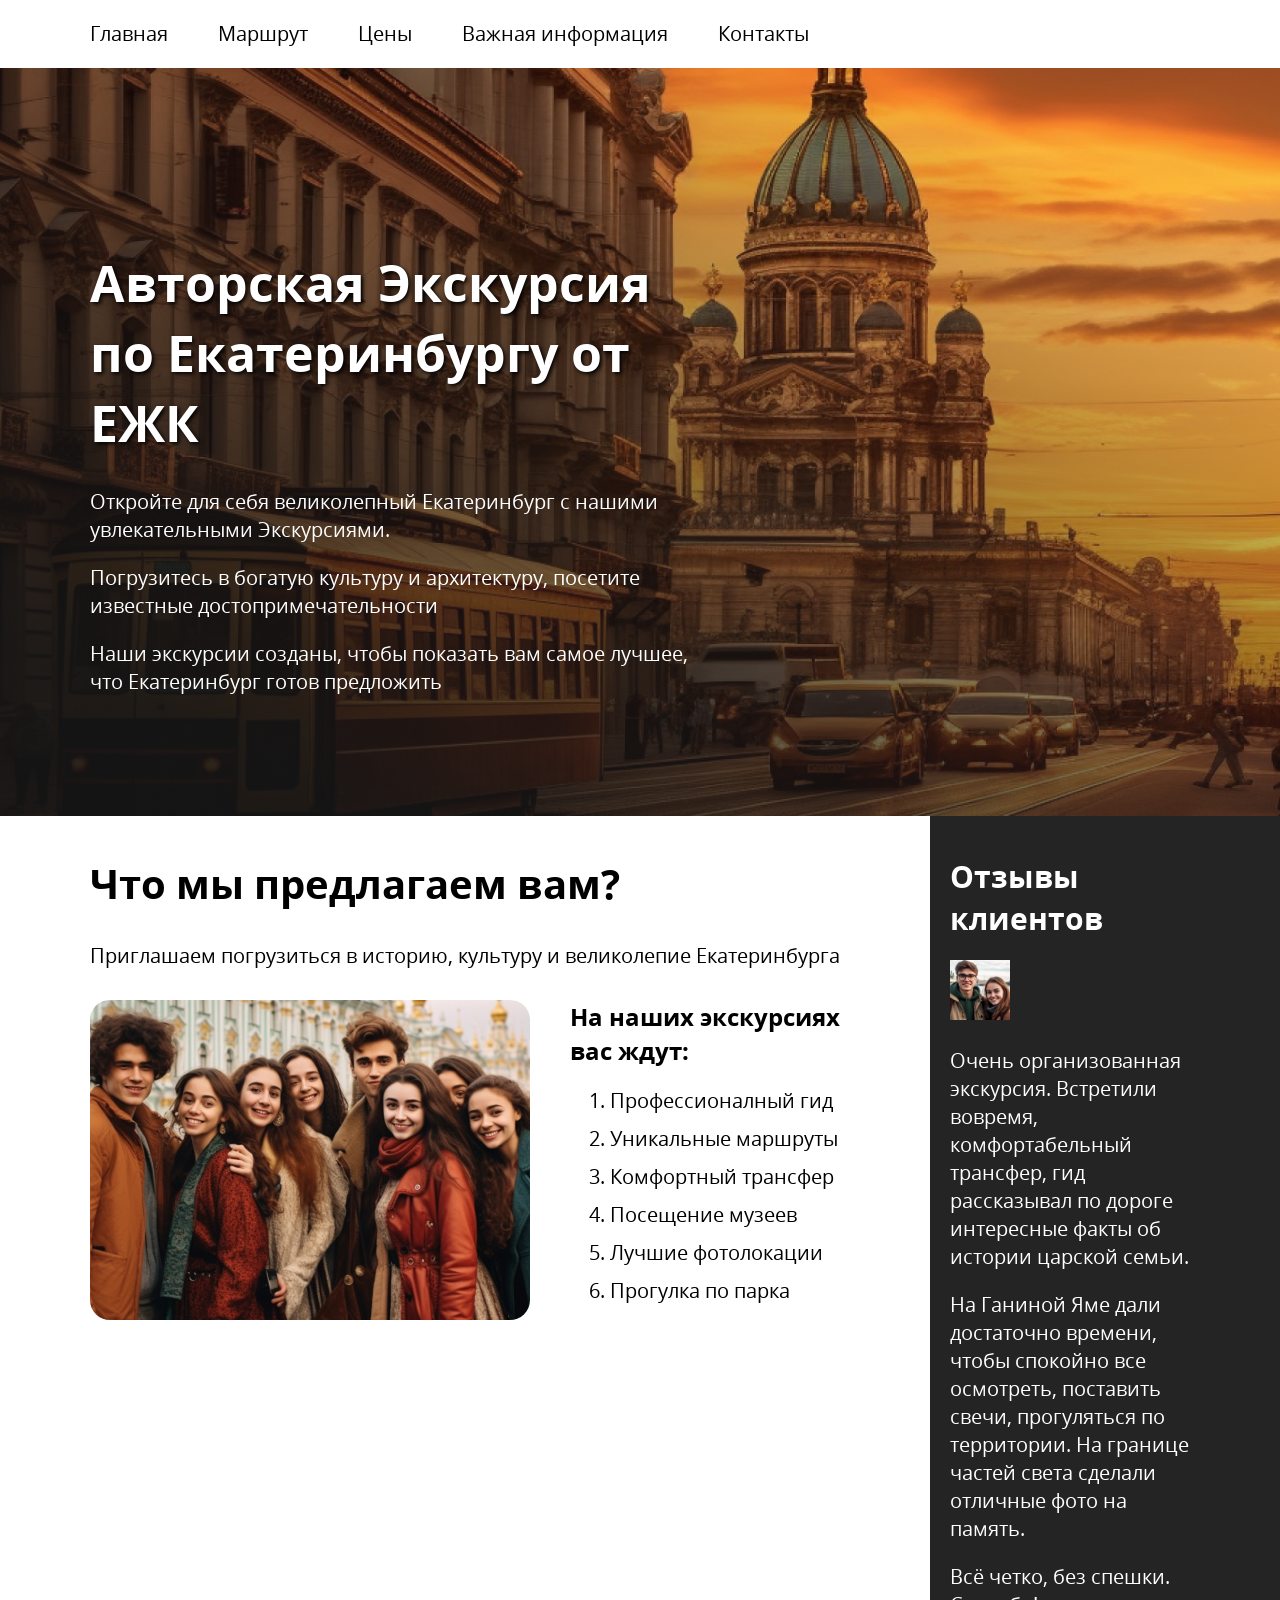
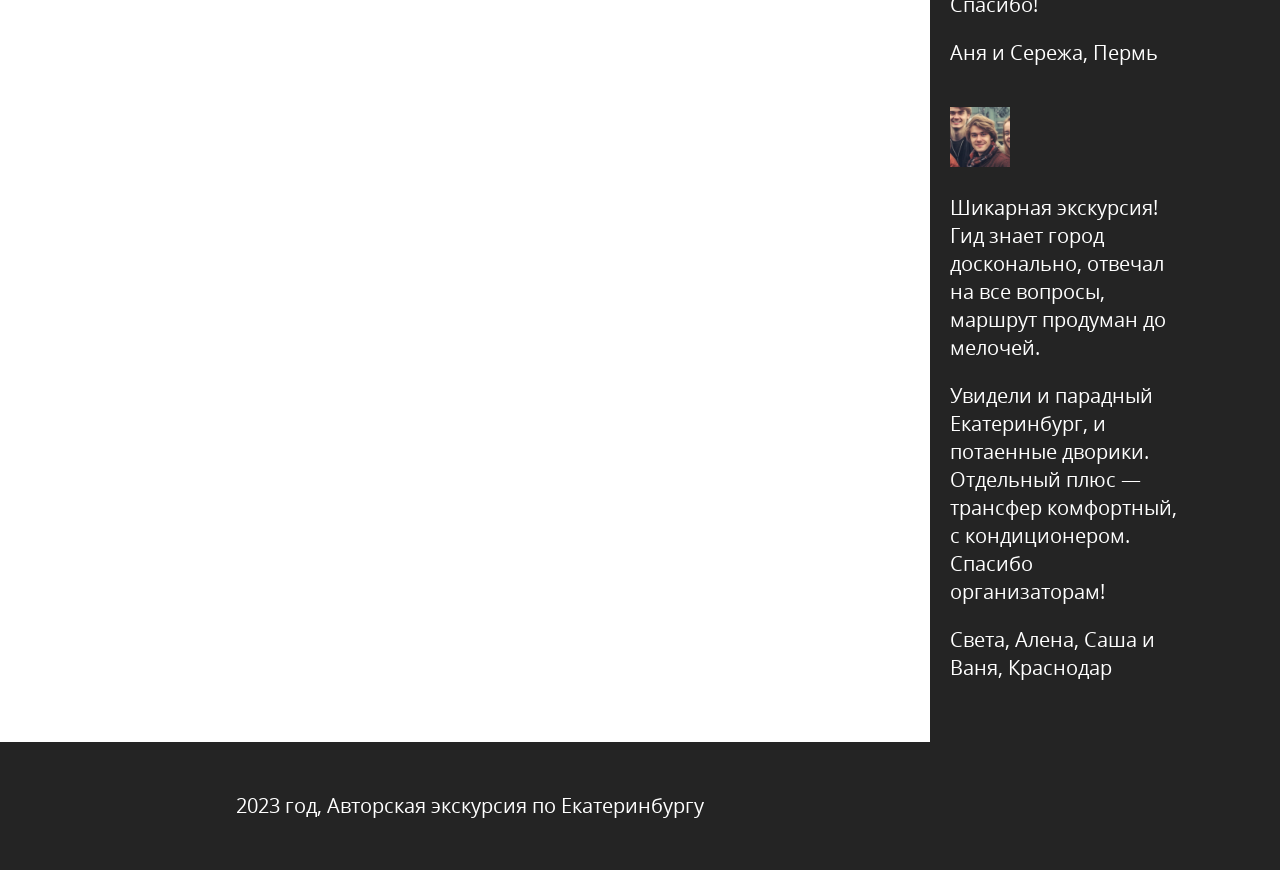
<file: docs/index.html>
<!DOCTYPE html>
<html lang="ru" class="page">
<head>
  <meta charset="utf-8">
  <meta name="viewport" content="width=device-width, initial-scale=1.0">
  <title>Авторская экскурсия по Екатеринбургу</title>
  <link rel="stylesheet" href="./excursion.css">
</head>

<body class="page-body">
  <header class="page-header">
    <div class="container">
      <nav class="navbar">
        <ul class="navbar-list">
          <li class="navbar-item">
            <a class="navbar-link" href="index.html">Главная</a>
          </li>
          <li class="navbar-item">
            <a class="navbar-link" href="route.html">Маршрут</a>
          </li>
          <li class="navbar-item">
            <a class="navbar-link" href="prices.html">Цены</a>
          </li>
          <li class="navbar-item">
            <a class="navbar-link" href="special-info.html">Важная информация</a>
          </li>
          <li class="navbar-item">
            <a class="navbar-link" href="contacts.html">Контакты</a>
          </li>
        </ul>
      </nav>
    </div>
  </header>

  <main>
    <section id="intro" class="intro">
      <div class="container">
        <div class="intro-content">
          <h1 class="intro-title">Авторская Экскурсия по Екатеринбургу от ЕЖК</h1>
          <div class="intro-text-wrapper">
            <p>Откройте для себя великолепный Екатеринбург с нашими увлекательными Экскурсиями.</p>
            <p>Погрузитесь в богатую культуру и архитектуру, посетите известные достопримечательности</p>
            <p>Наши экскурсии созданы, чтобы показать вам самое лучшее, что Екатеринбург готов предложить</p>
          </div>
        </div>
      </div>  
    </section>
    
    <div class="page-content">
      <div class="container">
        <div class="page-main-column">
          <section class="page-section program" id="program">
            <h2 class="program-title">Что мы предлагаем вам?</h2>
            <div class="program-text-wrapper">
              <p>Приглашаем погрузиться в историю, культуру и великолепие Екатеринбурга</p>
            </div>  
            <div class="program-row">      
              <div class="program-left">
                <div class="program-image-wraper">
                  <img class="program-image" src="images/program.jpg" alt="Молодые люди позируют и улыбаются" width="440" height="321">
                </div>
              </div>
              <div class="program-right">
                <h3 class="program-subtitle">На наших экскурсиях <br> вас ждут:</h3>
                <ol class="program-list">
                  <li>Профессионалный гид</li>
                  <li>Уникальные маршруты</li>
                  <li>Комфортный трансфер</li>
                  <li>Посещение музеев</li>
                  <li>Лучшие фотолокации</li>
                  <li>Прогулка по парка</li>
                </ol>
              </div>
            </div>
          </section>
        </div>
        
        <aside class="sidebar">
          <h2 class="sidebar-title">Отзывы клиентов</h2>
          <ul class="sidebar-list">
            <li>
              <div class="reviews-item-sidebar">
                <div class="reviews-item-sidebar-image">
                  <img src="images/reviews-1.jpg" alt="Аня и Сережа" width="60" height="60">
                </div>
                <div class="reviews-item-sidebar-content">
                  <p class="reviews-sidebar-text">Очень организованная экскурсия. Встретили вовремя, комфортабельный трансфер, гид рассказывал по дороге интересные факты об истории царской семьи.</p>
                  <p class="reviews-sidebar-text">На Ганиной Яме дали достаточно времени, чтобы спокойно все осмотреть, поставить свечи, прогуляться по территории. На границе частей света сделали отличные фото на память.</p> 
                  <p class="reviews-sidebar-text">Всё четко, без спешки. Спасибо!</p>
                  <p class="reviews-sidebar-author">Аня и Сережа, Пермь</p>
                </div>
              </div>
            </li>
            <li>
              <div class="reviews-item-sidebar">
                <div class="reviews-item-sidebar-image">
                  <img src="images/reviews-2.jpg" alt="Света, Алена, Саша и Ваня" width="60" height="60">
                </div>
                <div class="reviews-item-sidebar-content">
                  <p class="reviews-sidebar-text">Шикарная экскурсия! Гид знает город досконально, отвечал на все вопросы, маршрут продуман до мелочей.</p>
                  <p class="reviews-sidebar-text">Увидели и парадный Екатеринбург, и потаенные дворики. Отдельный плюс — трансфер комфортный, с кондиционером. Спасибо организаторам!</p>
                  <p class="reviews-sidebar-author">Света, Алена, Саша и Ваня, Краснодар</p>
                </div>
              </div>
            </li>
          </ul>
        </aside>
      </div>
    </div>
  </main>
  
  <footer class="page-footer">
    <div class="container">
      <p class="copyright">2023 год, Авторская экскурсия по Екатеринбургу</p>
    </div>
  </footer>
</body>
</html>
</file>
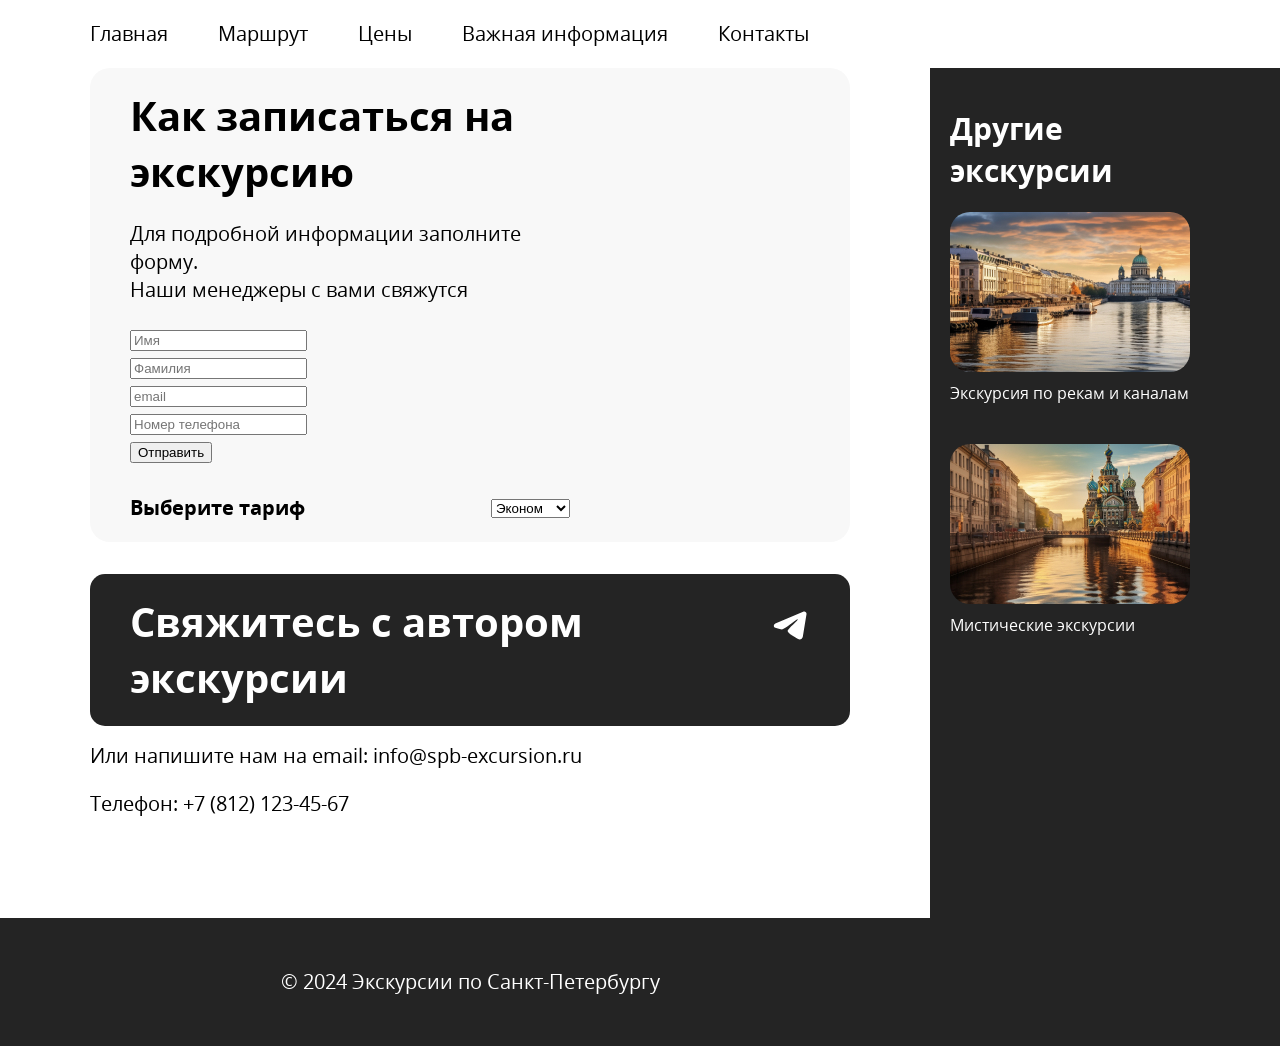
<file: docs/contacts.html>
<!DOCTYPE html>
<html lang="ru" class="page">
<head>
  <meta charset="utf-8">
  <meta name="viewport" content="width=device-width, initial-scale=1.0">
  <title>Контакты и запись на экскурсию</title>
  <link rel="stylesheet" href="./excursion.css">
</head>

<body class="page-body">
  <header class="page-header">
    <div class="container">
      <nav class="navbar">
        <ul class="navbar-list">
          <li class="navbar-item">
            <a class="navbar-link" href="index.html">Главная</a>
          </li>
          <li class="navbar-item">
            <a class="navbar-link" href="route.html">Маршрут</a>
          </li>
          <li class="navbar-item">
            <a class="navbar-link" href="prices.html">Цены</a>
          </li>
          <li class="navbar-item">
            <a class="navbar-link" href="excursions.html">Важная информация</a>
          </li>
          <li class="navbar-item">
            <a class="navbar-link" href="contacts.html">Контакты</a>
          </li>
        </ul>
      </nav>
    </div>
  </header>

  <main>
    <div class="page-content">
      <div class="container">
        <div class="page-main-column">
          <section class="page-section contacts" id="contacts">
            <div class="contacts-content">
              <h2 class="contacts-title">Как записаться на экскурсию</h2>  
              <p>Для подробной информации заполните форму.<br>
                Наши менеджеры с вами свяжутся</p>

              <form class="contacts-form" method="post" action="/">
                <input type="text" placeholder="Имя"><br>
                <input type="text" placeholder="Фамилия"><br>
                <input type="email" placeholder="email"><br>
                <input type="tel" placeholder="Номер телефона"><br>
                <button type="submit">Отправить</button>
              
                <div class="contacts-form-bottom">
                  <label class="contacts-tariff-label" for="tariff">Выберите тариф</label>
                  <select class="contacts-select" name="tariff" id="tariff">
                    <option value="economy">Эконом</option>
                    <option value="comfort">Комфорт</option>
                    <option value="premium">Премиум</option>
                    <option value="luxure">Люкс</option>
                  </select>
                </div>
              </form>
            </div>
            <address class="contacts-address" style="margin-top: 2rem;">
              <a class="contacts-btn" href="https://web.telegram.org/a/#1305662470">Свяжитесь с автором экскурсии</a>
              <p style="margin-top: 1rem;">Или напишите нам на email: info@spb-excursion.ru</p>
              <p>Телефон: +7 (812) 123-45-67</p>
            </address>
          </section>
        </div>
        <aside class="sidebar">
          <h2 class="sidebar-title">Другие экскурсии</h2>
          <ul class="sidebar-list">
            <li>
              <article class="sidebar-card">
                <a class="card-image-link" href="excursions.html#river">
                  <img class="sidebar-img" src="images/card-6.jpg" alt="Вид на достопримечательности Санкт-Петербурга">
                </a>
                <h3 class="card-image-title"><a href="excursions.html#river">Экскурсия по рекам и каналам</a></h3>
              </article>
            </li>
            <li>
              <article class="sidebar-card">
                <a class="card-image-link" href="excursions.html#mystic">
                  <img class="sidebar-img" src="images/card-1.jpg" alt="Реки и каналы Санкт-Петербурга">
                </a>
                <h3 class="card-image-title"><a href="excursions.html#mystic">Мистические экскурсии</a></h3>
              </article>
            </li>
          </ul>
        </aside>
      </div>
    </div>
  </main>

  <footer class="page-footer">
    <div class="container">
      <p class="copyright">© 2024 Экскурсии по Санкт-Петербургу</p>
    </div>
  </footer>

  <div id="popup" class="popup">
    <div class="popup-content">
      <span class="popup-close">&times;</span>
      <div class="popup-icon">✓</div>
      <h3 class="popup-title">Заявка отправлена!</h3>
      <p class="popup-text">Спасибо за обращение! Наши менеджеры свяжутся с вами в ближайшее время.</p>
      <button class="popup-button" id="popupOkBtn">Хорошо</button>
    </div>
  </div>

  <script>
    const popup = document.getElementById('popup');
    const closeBtn = document.querySelector('.popup-close');
    const okBtn = document.getElementById('popupOkBtn');
    const form = document.querySelector('.contacts-form');
    
    function openPopup() {
      popup.style.display = 'block';
      document.body.style.overflow = 'hidden';
    }
    
    function closePopup() {
      popup.style.display = 'none';
      document.body.style.overflow = '';
    }
    
    if (form) {
      form.addEventListener('submit', function(event) {
        event.preventDefault();
        
        const nameInput = form.querySelector('input[placeholder="Имя"]');
        const emailInput = form.querySelector('input[placeholder="email"]');
        
        if (!nameInput.value.trim()) {
          alert('Пожалуйста, введите имя');
          nameInput.focus();
          return;
        }
        
        if (!emailInput.value.trim()) {
          alert('Пожалуйста, введите email');
          emailInput.focus();
          return;
        }
        
        openPopup();
      });
    }
    
    if (closeBtn) {
      closeBtn.addEventListener('click', closePopup);
    }
    
    if (okBtn) {
      okBtn.addEventListener('click', closePopup);
    }
    
    if (popup) {
      popup.addEventListener('click', function(event) {
        if (event.target === popup) {
          closePopup();
        }
      });
    }
    
    document.addEventListener('keydown', function(event) {
      if (event.key === 'Escape' && popup.style.display === 'block') {
        closePopup();
      }
    });
  </script>
</body>
</html>
</file>
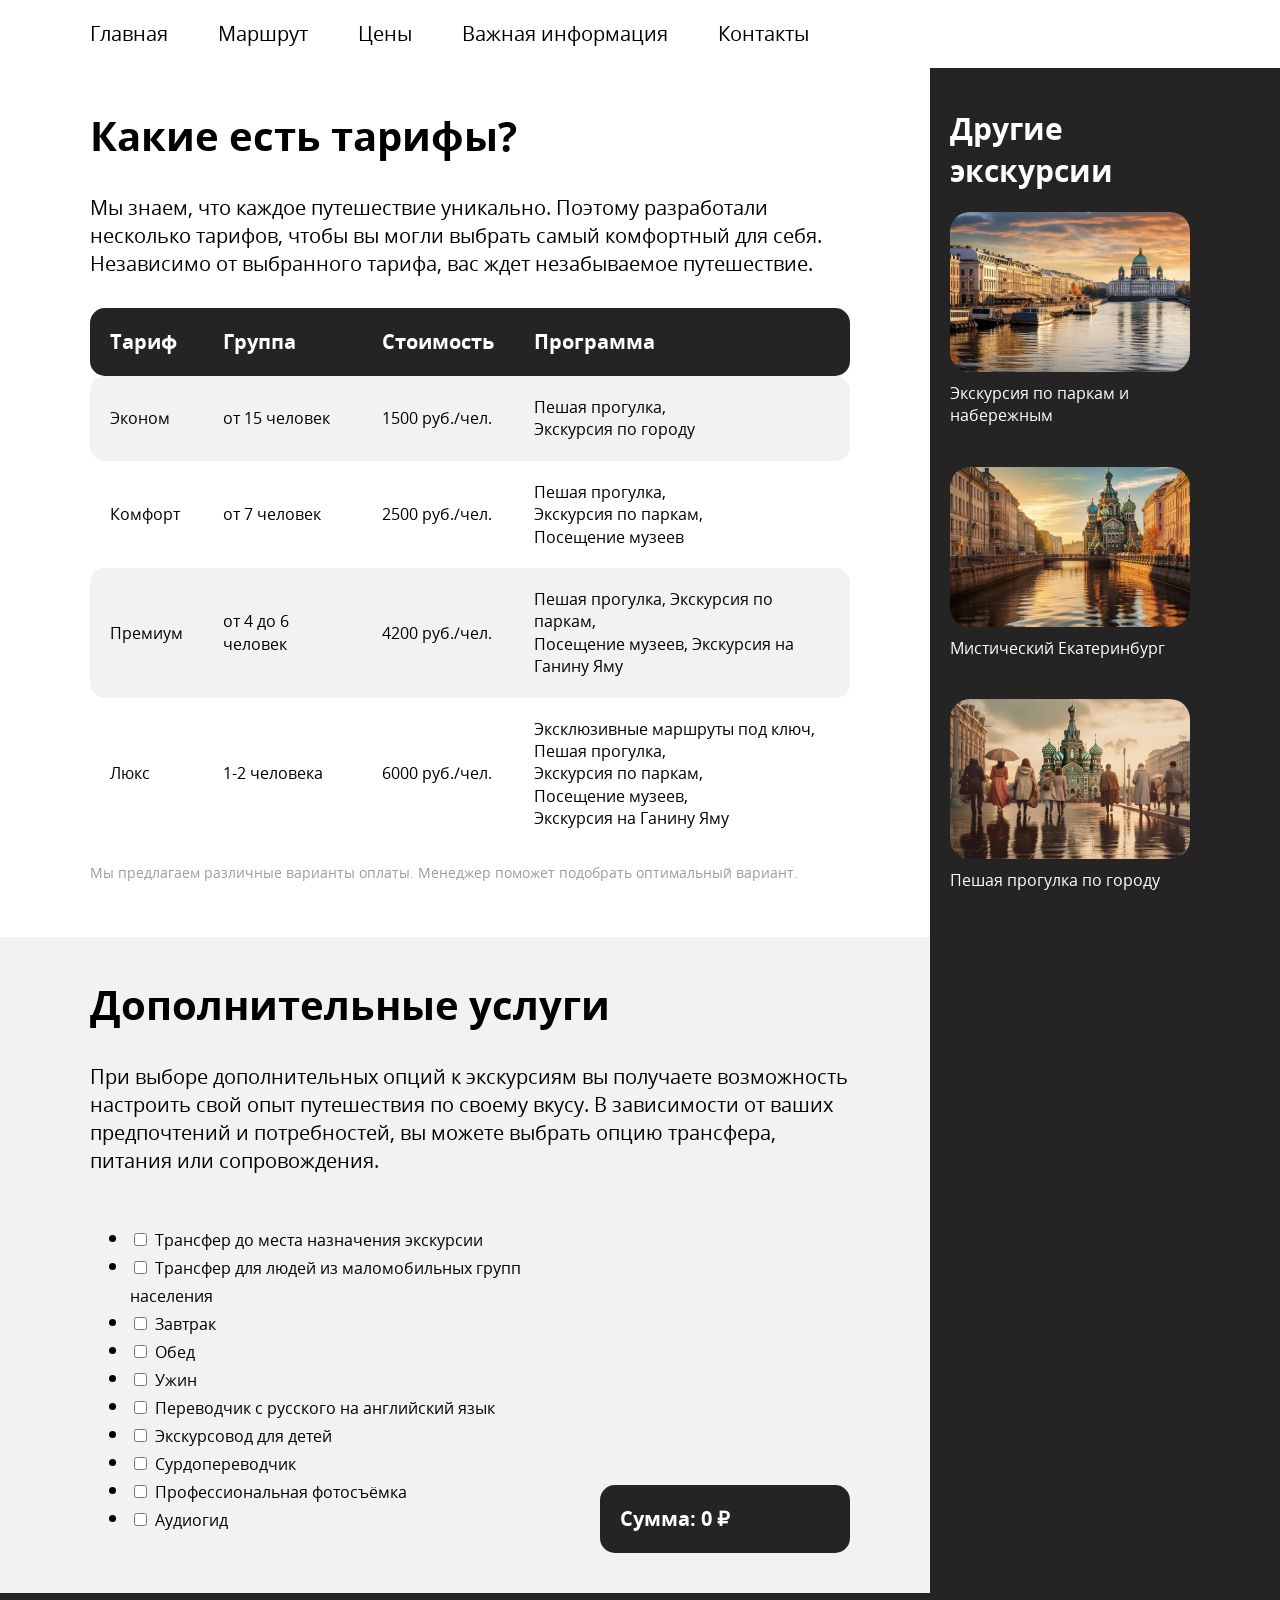
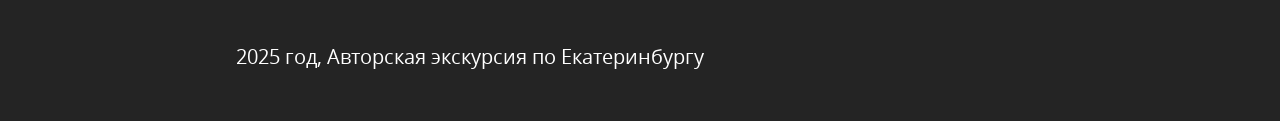
<file: docs/prices.html>
<!DOCTYPE html>
<html lang="ru" class="page">
<head>
  <meta charset="utf-8">
  <meta name="viewport" content="width=device-width, initial-scale=1.0">
  <title>Цены и тарифы</title>
  <link rel="stylesheet" href="./excursion.css">
</head>

<body class="page-body">
  <header class="page-header">
    <div class="container">
      <nav class="navbar">
        <ul class="navbar-list">
          <li class="navbar-item">
            <a class="navbar-link" href="index.html">Главная</a>
          </li>
          <li class="navbar-item">
            <a class="navbar-link" href="route.html">Маршрут</a>
          </li>
          <li class="navbar-item">
            <a class="navbar-link" href="prices.html">Цены</a>
          </li>
          <li class="navbar-item">
            <a class="navbar-link" href="excursions.html">Важная информация</a>
          </li>
          <li class="navbar-item">
            <a class="navbar-link" href="contacts.html">Контакты</a>
          </li>
        </ul>
      </nav>
    </div>
  </header>

  <main>
    <div class="page-content">
      <div class="container">
        <div class="page-main-column">
          <section class="page-section prices" id="prices">
            <h2 class="price-title">Какие есть тарифы?</h2>
            <div class="prices-text-wrapper">  
              <p>Мы знаем, что каждое путешествие уникально. 
              Поэтому разработали несколько тарифов, чтобы вы могли выбрать самый комфортный для себя. 
              Независимо от выбранного тарифа, вас ждет незабываемое путешествие.</p>
            </div>
            <table class="prices-table">
              <thead>
                <tr>
                  <th>Тариф</th>
                  <th>Группа</th>
                  <th>Стоимость</th>
                  <th>Программа</th>
                </tr>
              </thead>
              <tbody>
                <tr>
                  <td>Эконом</td>
                  <td>от 15 человек</td>
                  <td>1500 руб./чел.</td>
                  <td>Пешая прогулка,<br>Экскурсия по городу</td>
                </tr>
                <tr>
                  <td>Комфорт</td>
                  <td>от 7 человек</td>
                  <td>2500 руб./чел.</td>
                  <td>Пешая прогулка,<br>Экскурсия по паркам,<br>Посещение музеев</td>
                </tr>
                <tr>
                  <td>Премиум</td>
                  <td>от 4 до 6 человек</td>
                  <td>4200 руб./чел.</td>
                  <td>Пешая прогулка, Экскурсия по паркам,<br>Посещение музеев, Экскурсия на Ганину Яму</td>
                </tr>
                <tr>
                  <td>Люкс</td>
                  <td>1-2 человека</td>
                  <td>6000 руб./чел.</td>
                  <td>Эксклюзивные маршруты под ключ,<br>Пешая прогулка,<br>Экскурсия по паркам,<br>Посещение музеев,<br>Экскурсия на Ганину Яму</td>
                </tr>
              </tbody>
            </table>
            <div class="prices-caption">
              <p>Мы предлагаем различные варианты оплаты. Менеджер поможет подобрать оптимальный вариант.</p>
            </div>
          </section>

          <section class="page-section page-section-with-bg services">
            <div class="services-content">
              <h2 class="service-title">Дополнительные услуги</h2>
              <div class="services-text">
                <p>
                  При выборе дополнительных опций к экскурсиям вы получаете возможность настроить свой опыт путешествия по своему вкусу. 
                  В зависимости от ваших предпочтений и потребностей, вы можете выбрать опцию трансфера, питания или сопровождения.
                </p>
              </div>
              <div class="services-row">
                <div class="services-left">
                  <form class="services-form" method="post" action="/">
                    <ul class="service-list">
                      <li>
                        <input type="checkbox" name="services" value="transfer" data-price="1500">
                        <label>Трансфер до места назначения экскурсии</label>
                      </li>
                      <li>
                        <input type="checkbox" name="services" value="disable_transfer" data-price="2500">
                        <label>Трансфер для людей из маломобильных групп населения</label>
                      </li>
                      <li>
                        <input type="checkbox" name="services" value="breakfast" data-price="500">
                        <label>Завтрак</label>
                      </li>
                      <li>
                        <input type="checkbox" name="services" value="lunch" data-price="700">
                        <label>Обед</label>
                      </li>
                      <li>
                        <input type="checkbox" name="services" value="dinner" data-price="900">
                        <label>Ужин</label>
                      </li>
                      <li>
                        <input type="checkbox" name="services" value="translator" data-price="3000">
                        <label>Переводчик с русского на английский язык</label>
                      </li>
                      <li>
                        <input type="checkbox" name="services" value="child_guide" data-price="2000">
                        <label>Экскурсовод для детей</label>
                      </li>
                      <li>
                        <input type="checkbox" name="services" value="sign_language" data-price="3500">
                        <label>Сурдопереводчик</label>
                      </li>
                      <li>
                        <input type="checkbox" name="services" value="photo" data-price="1500">
                        <label>Профессиональная фотосъёмка</label>
                      </li>
                      <li>
                        <input type="checkbox" name="services" value="audio" data-price="300">
                        <label>Аудиогид</label>
                      </li>
                    </ul>
                  </form>
                </div>
                <div class="services-right">
                  <div class="services-price" id="total-price">Сумма: 0 ₽</div>
                </div>
              </div>
            </div>
          </section>
        </div>
        <aside class="sidebar">
          <h2 class="sidebar-title">Другие экскурсии</h2>
          <ul class="sidebar-list">
            <li>
              <article class="sidebar-card">
                <a class="card-image-link" href="excursions.html#river">
                  <img class="sidebar-img" src="images/card-6.jpg" alt="Вид на достопримечательности Екатеринбурга">
                </a>
                <h3 class="card-image-title"><a href="excursions.html#river">Экскурсия по паркам и набережным</a></h3>
              </article>
            </li>
            <li>
              <article class="sidebar-card">
                <a class="card-image-link" href="excursions.html#mystic">
                  <img class="sidebar-img" src="images/card-1.jpg" alt="Парки и скверы Екатеринбурга">
                </a>
                <h3 class="card-image-title"><a href="excursions.html#mystic">Мистический Екатеринбург</a></h3>
              </article>
            </li>
            <li>
              <article class="sidebar-card">
                <a class="card-image-link" href="excursions.html#walk">
                  <img class="sidebar-img" src="images/card-4.jpg" alt="Люди гуляют рядом с достопримечательностями Екатеринбурга">
                </a>
                <h3 class="card-image-title"><a href="excursions.html#walk">Пешая прогулка по городу</a></h3>
              </article>
            </li>
          </ul>
        </aside>
      </div>
    </div>
  </main>

  <footer class="page-footer">
    <div class="container">
      <p class="copyright">2025 год, Авторская экскурсия по Екатеринбургу</p>
    </div>
  </footer>

  <script>
    const checkboxes = document.querySelectorAll('input[name="services"]');
    const totalPriceElement = document.getElementById('total-price');
 
    if(checkboxes.length && totalPriceElement) {
      checkboxes.forEach(checkbox => {
        checkbox.addEventListener('change', () => {
          let totalPrice = 0;
          checkboxes.forEach(checkbox => {
            if (checkbox.checked) {
              totalPrice += parseInt(checkbox.getAttribute('data-price'));
            }
          });
          totalPriceElement.textContent = `Сумма: ${totalPrice} ₽`;
        });
      });
    }
  </script>
</body>
</html>
</file>
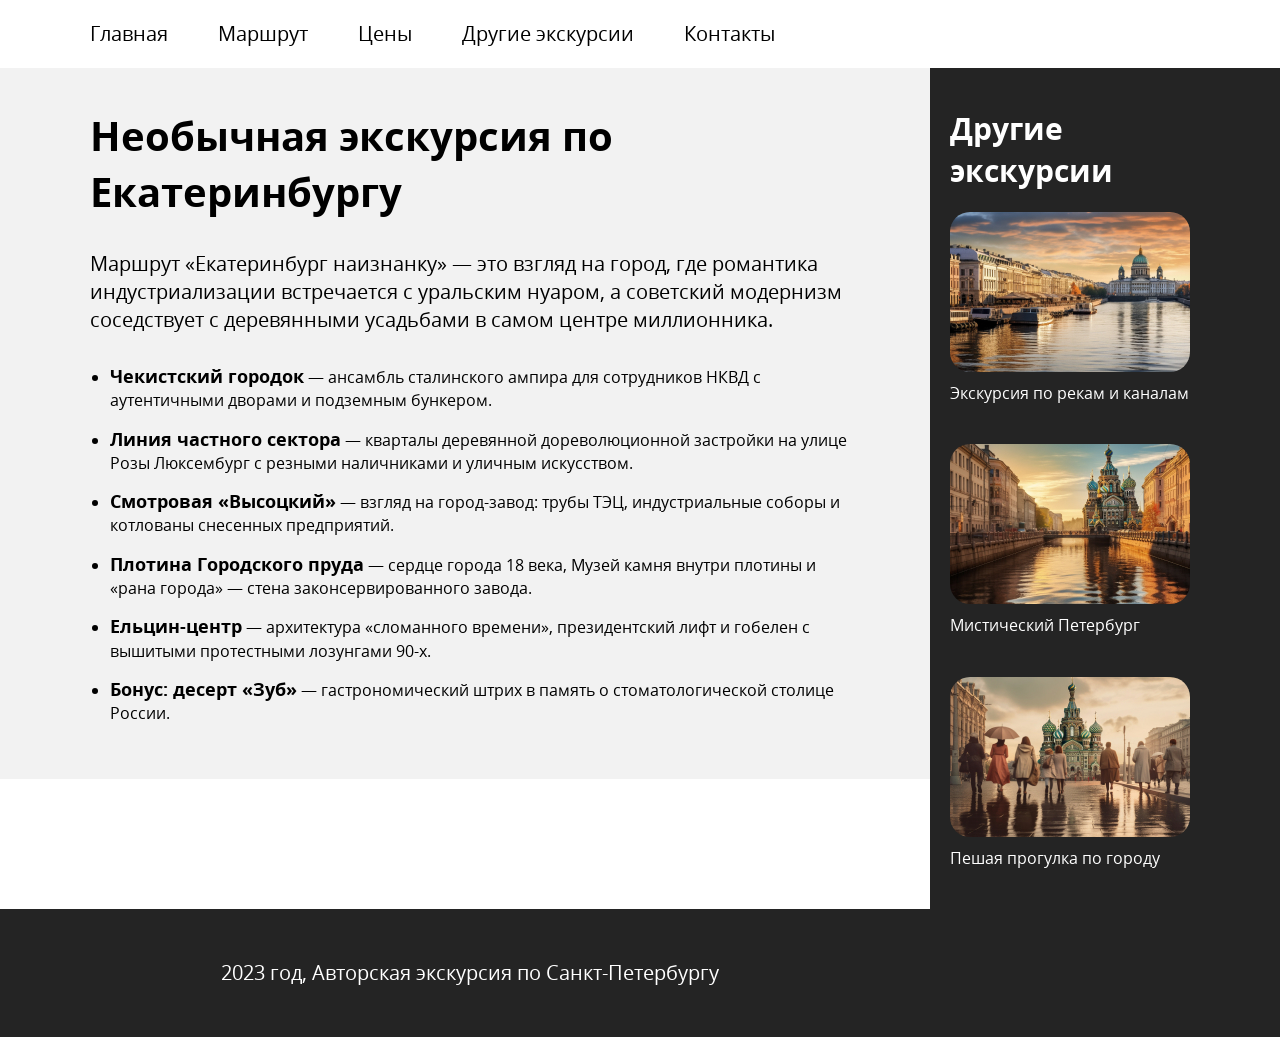
<file: docs/rout.html>
<!DOCTYPE html>
<html lang="ru" class="page">
<head>
  <meta charset="utf-8">
  <meta name="viewport" content="width=device-width, initial-scale=1.0">
  <title>Маршрут экскурсии</title>
  <link rel="stylesheet" href="./excursion.css">
</head>

<body class="page-body">
  <header class="page-header">
    <div class="container">
      <nav class="navbar">
        <ul class="navbar-list">
          <li class="navbar-item">
            <a class="navbar-link" href="index.html">Главная</a>
          </li>
          <li class="navbar-item">
            <a class="navbar-link" href="route.html">Маршрут</a>
          </li>
          <li class="navbar-item">
            <a class="navbar-link" href="prices.html">Цены</a>
          </li>
          <li class="navbar-item">
            <a class="navbar-link" href="excursions.html">Другие экскурсии</a>
          </li>
          <li class="navbar-item">
            <a class="navbar-link" href="contacts.html">Контакты</a>
          </li>
        </ul>
      </nav>
    </div>
  </header>

  <main>
    <div class="page-content">
      <div class="container">
        <div class="page-main-column">
          <section class="page-section page-section-with-bg excursion-route" id="excursion-route">
            <div class="excursion-route-content">
              <h2 class="excursion-route-title">Необычная экскурсия по Екатеринбургу</h2>
              <div class="excursion-route-description">
                <p>Маршрут «Екатеринбург наизнанку» — это взгляд на город, где романтика индустриализации встречается с уральским нуаром, а советский модернизм соседствует с деревянными усадьбами в самом центре миллионника.</p>
              </div>
              <div class="excursion-route-points">
                <ul class="excursion-route-list">
                  <li>
                    <strong>Чекистский городок</strong> — ансамбль сталинского ампира для сотрудников НКВД с аутентичными дворами и подземным бункером.
                  </li>
                  <li>
                    <strong>Линия частного сектора</strong> — кварталы деревянной дореволюционной застройки на улице Розы Люксембург с резными наличниками и уличным искусством.
                  </li>
                  <li>
                    <strong>Смотровая «Высоцкий»</strong> — взгляд на город-завод: трубы ТЭЦ, индустриальные соборы и котлованы снесенных предприятий.
                  </li>
                  <li>
                    <strong>Плотина Городского пруда</strong> — сердце города 18 века, Музей камня внутри плотины и «рана города» — стена законсервированного завода.
                  </li>
                  <li>
                    <strong>Ельцин-центр</strong> — архитектура «сломанного времени», президентский лифт и гобелен с вышитыми протестными лозунгами 90-х.
                  </li>
                  <li>
                    <strong>Бонус: десерт «Зуб»</strong> — гастрономический штрих в память о стоматологической столице России.
                  </li>
                </ul>
              </div>
            </div>
          </section>
        </div>
        <aside class="sidebar">
          <h2 class="sidebar-title">Другие экскурсии</h2>
          <ul class="sidebar-list">
            <li>
              <article class="sidebar-card">
                <a class="card-image-link" href="excursions.html#river">
                  <img class="sidebar-img" src="images/card-6.jpg" alt="Вид на достопримечательности Санкт-Петербурга">
                </a>
                <h3 class="card-image-title"><a href="excursions.html#river">Экскурсия по рекам и каналам</a></h3>
              </article>
            </li>
            <li>
              <article class="sidebar-card">
                <a class="card-image-link" href="excursions.html#mystic">
                  <img class="sidebar-img" src="images/card-1.jpg" alt="Реки и каналы Санкт-Петербурга">
                </a>
                <h3 class="card-image-title"><a href="excursions.html#mystic">Мистический Петербург</a></h3>
              </article>
            </li>
            <li>
              <article class="sidebar-card">
                <a class="card-image-link" href="excursions.html#walk">
                  <img class="sidebar-img" src="images/card-4.jpg" alt="Люди гуляют рядом с достопримечательностями Санкт-Петербурга">
                </a>
                <h3 class="card-image-title"><a href="excursions.html#walk">Пешая прогулка по городу</a></h3>
              </article>
            </li>
          </ul>
        </aside>
      </div>
    </div>
  </main>

  <footer class="page-footer">
    <div class="container">
      <p class="copyright">2023 год, Авторская экскурсия по Санкт-Петербургу</p>
    </div>
  </footer>
</body>
</html>
</file>
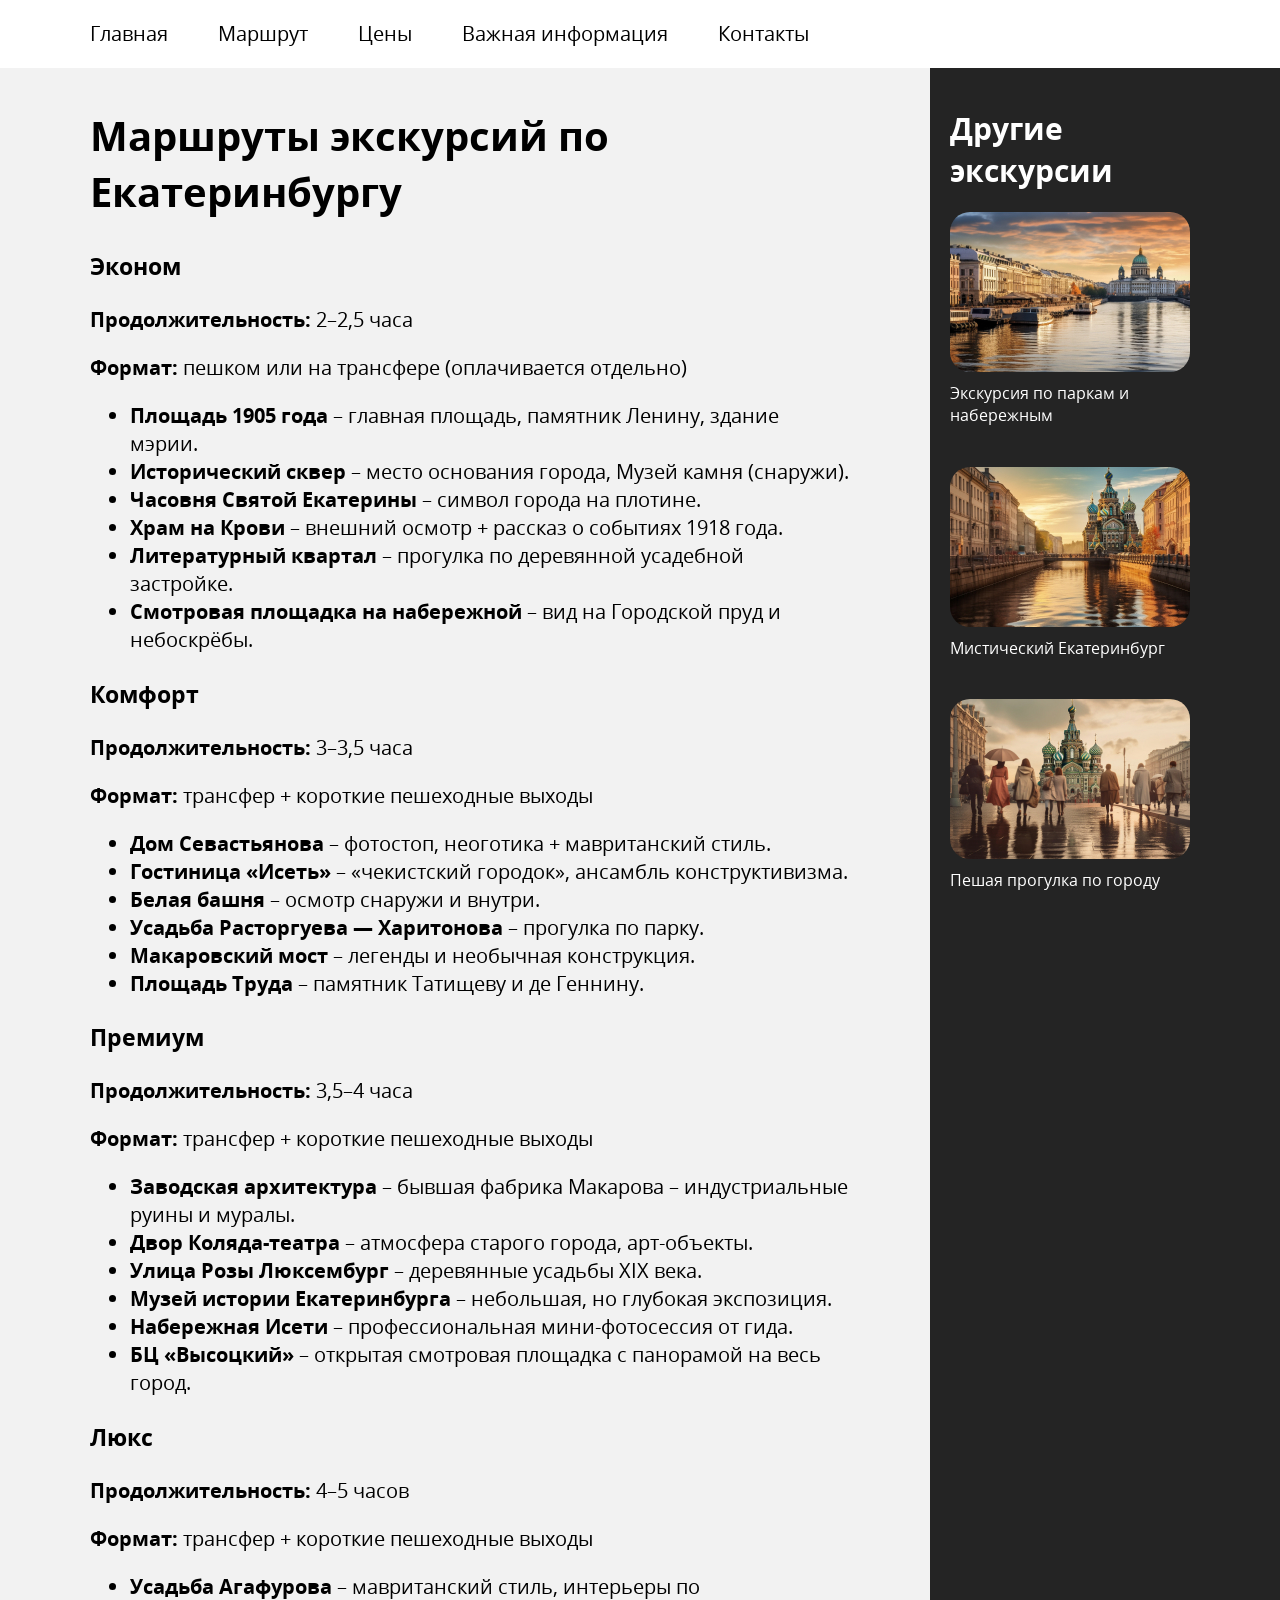
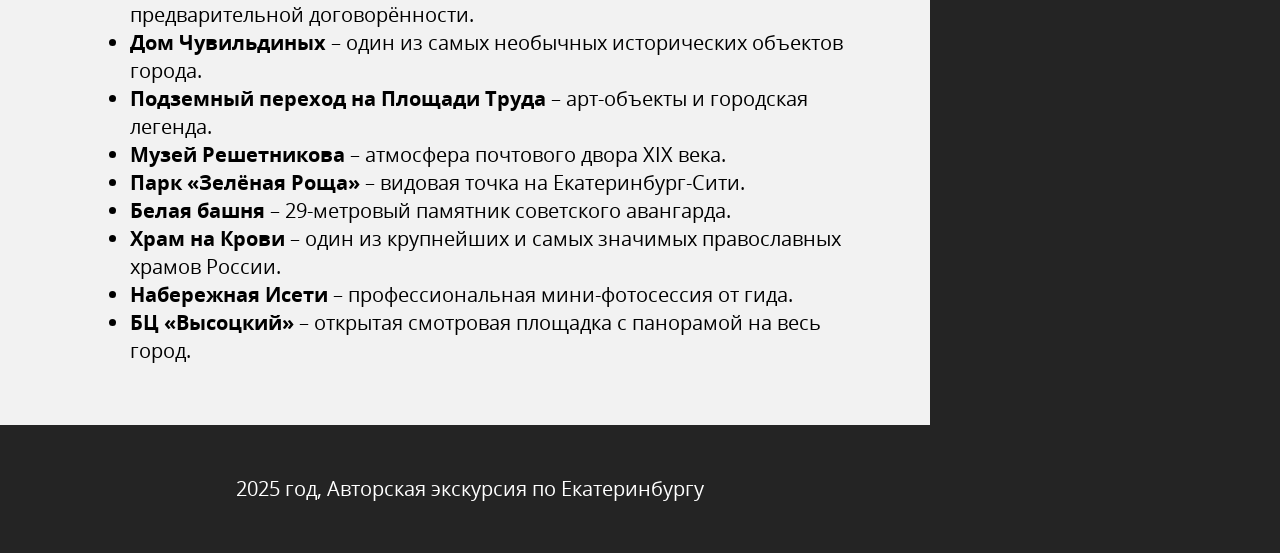
<file: docs/route.html>
<!DOCTYPE html>
<html lang="ru" class="page">
<head>
  <meta charset="utf-8">
  <meta name="viewport" content="width=device-width, initial-scale=1.0">
  <title>Маршрут экскурсии</title>
  <link rel="stylesheet" href="./excursion.css">
</head>

<body class="page-body">
  <header class="page-header">
    <div class="container">
      <nav class="navbar">
        <ul class="navbar-list">
          <li class="navbar-item">
            <a class="navbar-link" href="index.html">Главная</a>
          </li>
          <li class="navbar-item">
            <a class="navbar-link" href="route.html">Маршрут</a>
          </li>
          <li class="navbar-item">
            <a class="navbar-link" href="prices.html">Цены</a>
          </li>
          <li class="navbar-item">
            <a class="navbar-link" href="excursions.html">Важная информация</a>
          </li>
          <li class="navbar-item">
            <a class="navbar-link" href="contacts.html">Контакты</a>
          </li>
        </ul>
      </nav>
    </div>
  </header>

  <main>
    <div class="page-content">
      <div class="container">
        <div class="page-main-column">
          <section class="page-section page-section-with-bg excursion-route" id="excursion-route">
            <div class="excursion-route-content">
              <h2 class="excursion-route-title">Маршруты экскурсий по Екатеринбургу</h2>
              
              <!-- Эконом -->
              <div class="route-card">
                <h3 class="route-title">Эконом</h3>
                <div class="route-info">
                  <p><strong>Продолжительность:</strong> 2–2,5 часа</p>
                  <p><strong>Формат:</strong> пешком или на трансфере (оплачивается отдельно)</p>
                </div>
                <ul class="route-list">
                  <li><strong>Площадь 1905 года</strong> – главная площадь, памятник Ленину, здание мэрии.</li>
                  <li><strong>Исторический сквер</strong> – место основания города, Музей камня (снаружи).</li>
                  <li><strong>Часовня Святой Екатерины</strong> – символ города на плотине.</li>
                  <li><strong>Храм на Крови</strong> – внешний осмотр + рассказ о событиях 1918 года.</li>
                  <li><strong>Литературный квартал</strong> – прогулка по деревянной усадебной застройке.</li>
                  <li><strong>Смотровая площадка на набережной</strong> – вид на Городской пруд и небоскрёбы.</li>
                </ul>
              </div>

              <!-- Комфорт -->
              <div class="route-card">
                <h3 class="route-title">Комфорт</h3>
                <div class="route-info">
                  <p><strong>Продолжительность:</strong> 3–3,5 часа</p>
                  <p><strong>Формат:</strong> трансфер + короткие пешеходные выходы</p>
                </div>
                <ul class="route-list">
                  <li><strong>Дом Севастьянова</strong> – фотостоп, неоготика + мавританский стиль.</li>
                  <li><strong>Гостиница «Исеть»</strong> – «чекистский городок», ансамбль конструктивизма.</li>
                  <li><strong>Белая башня</strong> – осмотр снаружи и внутри.</li>
                  <li><strong>Усадьба Расторгуева — Харитонова</strong> – прогулка по парку.</li>
                  <li><strong>Макаровский мост</strong> – легенды и необычная конструкция.</li>
                  <li><strong>Площадь Труда</strong> – памятник Татищеву и де Геннину.</li>
                </ul>
              </div>

              <!-- Премиум -->
              <div class="route-card">
                <h3 class="route-title">Премиум</h3>
                <div class="route-info">
                  <p><strong>Продолжительность:</strong> 3,5–4 часа</p>
                  <p><strong>Формат:</strong> трансфер + короткие пешеходные выходы</p>
                </div>
                <ul class="route-list">
                  <li><strong>Заводская архитектура</strong> – бывшая фабрика Макарова – индустриальные руины и муралы.</li>
                  <li><strong>Двор Коляда-театра</strong> – атмосфера старого города, арт-объекты.</li>
                  <li><strong>Улица Розы Люксембург</strong> – деревянные усадьбы XIX века.</li>
                  <li><strong>Музей истории Екатеринбурга</strong> – небольшая, но глубокая экспозиция.</li>
                  <li><strong>Набережная Исети</strong> – профессиональная мини-фотосессия от гида.</li>
                  <li><strong>БЦ «Высоцкий»</strong> – открытая смотровая площадка с панорамой на весь город.</li>
                </ul>
              </div>

              <!-- Люкс -->
              <div class="route-card">
                <h3 class="route-title">Люкс</h3>
                <div class="route-info">
                  <p><strong>Продолжительность:</strong> 4–5 часов</p>
                  <p><strong>Формат:</strong> трансфер + короткие пешеходные выходы</p>
                </div>
                <ul class="route-list">
                  <li><strong>Усадьба Агафурова</strong> – мавританский стиль, интерьеры по предварительной договорённости.</li>
                  <li><strong>Дом Чувильдиных</strong> – один из самых необычных исторических объектов города.</li>
                  <li><strong>Подземный переход на Площади Труда</strong> – арт-объекты и городская легенда.</li>
                  <li><strong>Музей Решетникова</strong> – атмосфера почтового двора XIX века.</li>
                  <li><strong>Парк «Зелёная Роща»</strong> – видовая точка на Екатеринбург-Сити.</li>
                  <li><strong>Белая башня</strong> – 29-метровый памятник советского авангарда.</li>
                  <li><strong>Храм на Крови</strong> – один из крупнейших и самых значимых православных храмов России.</li>
                  <li><strong>Набережная Исети</strong> – профессиональная мини-фотосессия от гида.</li>
                  <li><strong>БЦ «Высоцкий»</strong> – открытая смотровая площадка с панорамой на весь город.</li>
                </ul>
              </div>
            </div>
          </section>
        </div>

        <aside class="sidebar">
          <h2 class="sidebar-title">Другие экскурсии</h2>
          <ul class="sidebar-list">
            <li>
              <article class="sidebar-card">
                <a class="card-image-link" href="excursions.html#river">
                  <img class="sidebar-img" src="images/card-6.jpg" alt="Вид на достопримечательности Екатеринбурга">
                </a>
                <h3 class="card-image-title"><a href="excursions.html#river">Экскурсия по паркам и набережным</a></h3>
              </article>
            </li>
            <li>
              <article class="sidebar-card">
                <a class="card-image-link" href="excursions.html#mystic">
                  <img class="sidebar-img" src="images/card-1.jpg" alt="Парки и скверы Екатеринбурга">
                </a>
                <h3 class="card-image-title"><a href="excursions.html#mystic">Мистический Екатеринбург</a></h3>
              </article>
            </li>
            <li>
              <article class="sidebar-card">
                <a class="card-image-link" href="excursions.html#walk">
                  <img class="sidebar-img" src="images/card-4.jpg" alt="Люди гуляют рядом с достопримечательностями Екатеринбурга">
                </a>
                <h3 class="card-image-title"><a href="excursions.html#walk">Пешая прогулка по городу</a></h3>
              </article>
            </li>
          </ul>
        </aside>
      </div>
    </div>
  </main>

  <footer class="page-footer">
    <div class="container">
      <p class="copyright">2025 год, Авторская экскурсия по Екатеринбургу</p>
    </div>
  </footer>
</body>
</html>
</file>
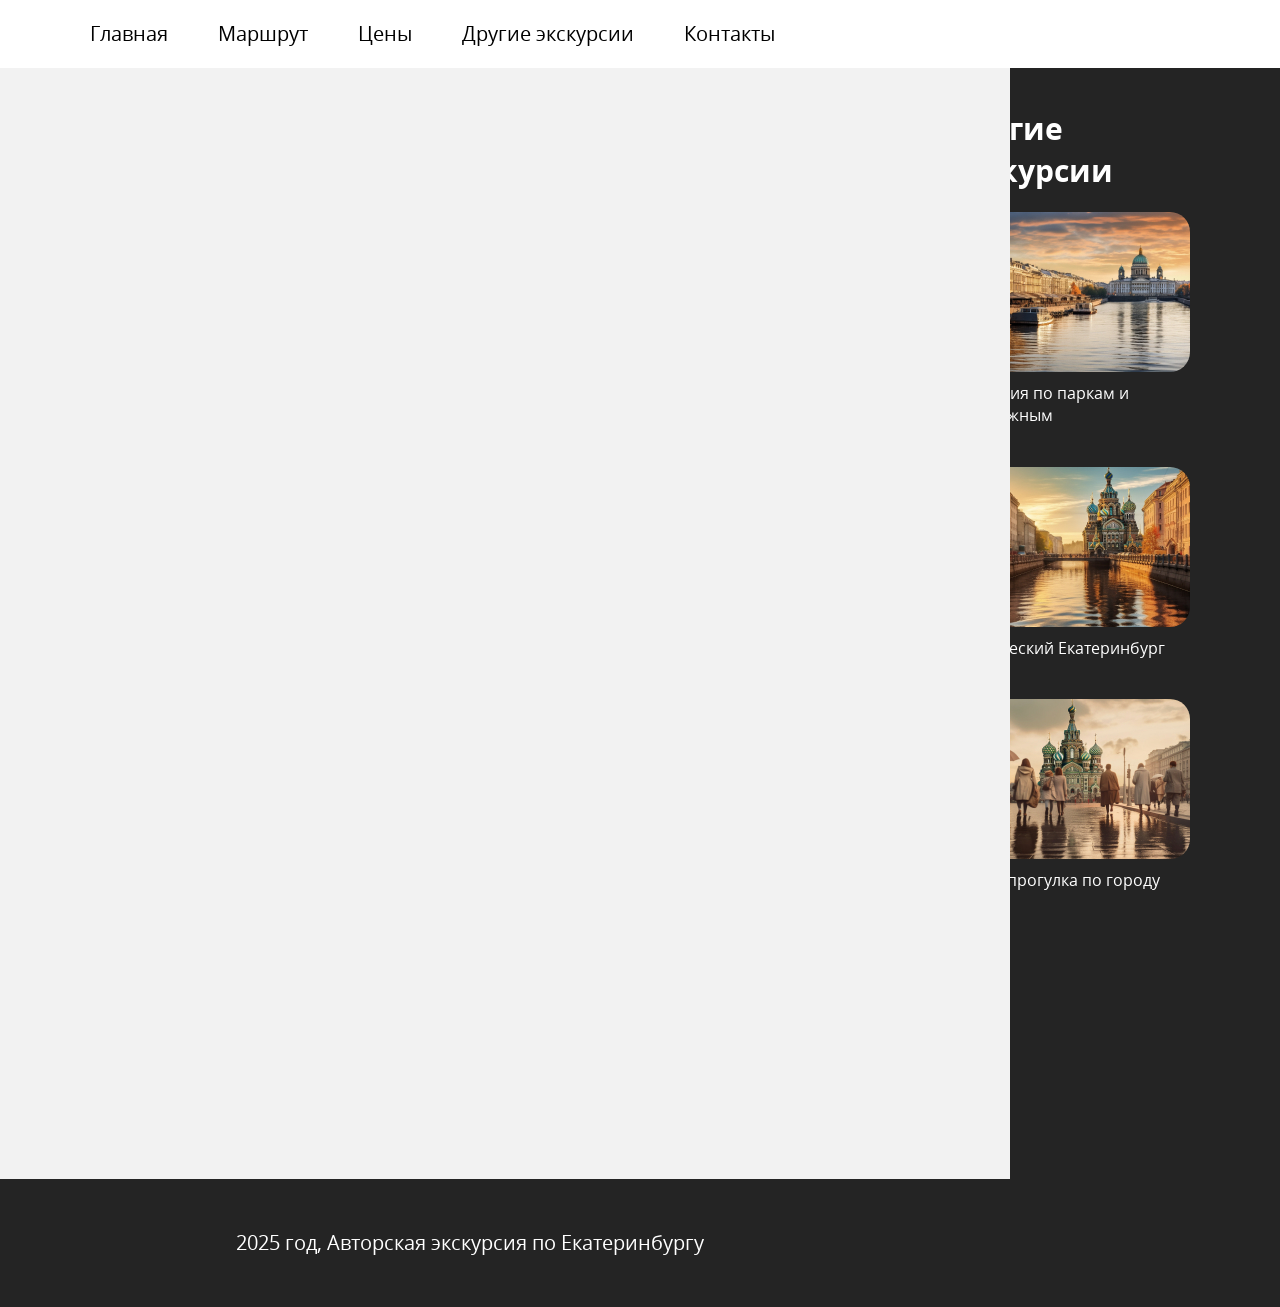
<file: docs/special-info.html>
<!DOCTYPE html>
<html lang="ru" class="page">
<head>
  <meta charset="utf-8">
  <meta name="viewport" content="width=device-width, initial-scale=1.0">
  <title>Важная информация | Экскурсии по Екатеринбургу</title>
  <link rel="stylesheet" href="./excursion.css">
</head>

<body class="page-body">
  <header class="page-header">
    <div class="container">
      <nav class="navbar">
        <ul class="navbar-list">
          <li class="navbar-item">
            <a class="navbar-link" href="index.html">Главная</a>
          </li>
          <li class="navbar-item">
            <a class="navbar-link" href="route.html">Маршрут</a>
          </li>
          <li class="navbar-item">
            <a class="navbar-link" href="prices.html">Цены</a>
          </li>
          <li class="navbar-item">
            <a class="navbar-link" href="excursions.html">Другие экскурсии</a>
          </li>
          <li class="navbar-item">
            <a class="navbar-link" href="contacts.html">Контакты</a>
          </li>
        </ul>
      </nav>
    </div>
  </header>

  <main>
    <div class="page-content">
      <div class="container">
        <div class="page-main-column">
          <section class="page-section page-section-with-bg" style="width: 100%;">
            <div style="padding: 30px;">
              <h2 style="color: #c4450c; margin-bottom: 25px; font-size: 28px;">Важная информация!</h2>
              
              <div style="margin-bottom: 25px;">
                <p style="margin: 15px 0;"><strong>Место встречи:</strong> г.Екатеринбург, около входа в метро на станции "Площадь 1905 года"</p>
                <p style="margin: 15px 0;"><strong>Время:</strong> 11:00</p>
                <p style="margin: 15px 0;"><strong>Способ оплаты:</strong> только наличными или переводом по номеру телефона 89512178802</p>
              </div>

              <div style="background: #fff7e8; border-left: 4px solid #d9534f; padding: 15px 20px; margin: 20px 0; border-radius: 8px;">
                <p><strong>Банковские карты и иные виды оплаты не принимаются.</strong> Просьба подготовить средства заранее.</p>
              </div>

              <div style="background: #fef2e8; padding: 15px 20px; margin: 20px 0; border-radius: 8px;">
                <p><strong>Просьба обращать внимание на возрастные ограничения экскурсий</strong></p>
                <p style="margin-top: 10px; font-size: 14px; color: #8a5a2a;">Некоторые экскурсии могут иметь возрастные ограничения (12+, 16+, 18+). Пожалуйста, уточняйте информацию о конкретном маршруте перед покупкой.</p>
              </div>

              <div style="background: #eef4e8; padding: 15px 20px; margin: 20px 0; border-radius: 8px; border: 1px solid #cce1c1;">
                <p><strong>Групповая скидка</strong></p>
                <p style="margin-top: 10px;">При покупке экскурсии для компании/класса/групп более 20 человек, возможна скидка <strong style="color: #b45f1b; font-size: 18px;">20%</strong> от стоимости экскурсии (без учета дополнительных опций)</p>
              </div>

              <div style="margin-top: 30px; padding-top: 20px; border-top: 1px solid #ddd;">
                <p>Номер для перевода: <strong>89512178802</strong> (СБП / по номеру телефона)</p>
                <p>Наличные (строго при встрече)</p>
              </div>
            </div>
          </section>
        </div>

        <aside class="sidebar">
          <h2 class="sidebar-title">Другие экскурсии</h2>
          <ul class="sidebar-list">
            <li>
              <article class="sidebar-card">
                <a class="card-image-link" href="excursions.html#river">
                  <img class="sidebar-img" src="images/card-6.jpg" alt="Вид на достопримечательности Екатеринбурга">
                </a>
                <h3 class="card-image-title"><a href="excursions.html#river">Экскурсия по паркам и набережным</a></h3>
              </article>
            </li>
            <li>
              <article class="sidebar-card">
                <a class="card-image-link" href="excursions.html#mystic">
                  <img class="sidebar-img" src="images/card-1.jpg" alt="Парки и скверы Екатеринбурга">
                </a>
                <h3 class="card-image-title"><a href="excursions.html#mystic">Мистический Екатеринбург</a></h3>
              </article>
            </li>
            <li>
              <article class="sidebar-card">
                <a class="card-image-link" href="excursions.html#walk">
                  <img class="sidebar-img" src="images/card-4.jpg" alt="Люди гуляют рядом с достопримечательностями Екатеринбурга">
                </a>
                <h3 class="card-image-title"><a href="excursions.html#walk">Пешая прогулка по городу</a></h3>
              </article>
            </li>
          </ul>
        </aside>
      </div>
    </div>
  </main>

  <footer class="page-footer">
    <div class="container">
      <p class="copyright">2025 год, Авторская экскурсия по Екатеринбургу</p>
    </div>
  </footer>
</body>
</html>
</file>
<file: docs/excursion.css>
@font-face {
    font-family: "Open Sans";
    font-style: normal;
    font-weight: 400;
    font-display: swap;
    src: url("./шрифты/OpenSans-Regular.woff") format(woff);
}

@font-face {
    font-family: "Open Sans";
    font-style: normal;
    font-weight: 700;
    font-display: swap;
    src: url("./шрифты/OpenSans-Bold.woff") format(woff);
}


.page {
    height: 100%;
}

.page-body {
    min-height: 100%;
    margin: 0;
    font-family: "Open Sans", sans-serif;
    font-size: 20px;
    line-height: 1.4;
    color: #000;
}

.container {
    width: 1200px;
    margin: 0 auto;
    padding: 0 50px;
    box-sizing: border-box;
}


.page-header {
    padding: 20px 0;
}


.navbar-list {
    display: flex;
    align-items: center;
    flex-wrap: wrap;
    margin: 0;
    padding: 0;
    list-style: none;
}

.navbar-item:not(:last-child) {
    margin-right: 50px;
}

.navbar-link {
    color: #000000;
    text-decoration: none;
}

.navbar-link:hover {
    opacity: 0.5;
}

.intro{
    min-height: 610px;
    background-image: url("./images/intro.png");
    background-size: cover;
    background-position: center;
    background-color: #242424;
    color: #fff;
    padding-top: 180px;
    padding-bottom: 120px;
    box-sizing: border-box;
}

.intro .container {
    padding-right: 550px;
}

.intro-title{
    margin: 0;
    margin-bottom: 30px;
    font-size: 50px;
    font-weight: bold;
    text-shadow: 2px 2px 4px #000000;
}

.intro-text-wrapper p{
    margin: 0;
}

.intro-text-wrapper p:not(:last-child) {
    margin-bottom: 20px;
}

.page-content{
    background-image: linear-gradient(90deg, #fff 50%, #242424 50%);
}

.page-content.container {
    display: grid;
    grid-template-columns: 1fr 260px;
}

.page-main-column {
    background-color: #fff;
}

.page-section {
    position: relative;
    padding: 40px 80px 40px 0;
}

.page-section-with-bg::before {
    content: "";
    position: absolute;
    top: 0;
    right: 0;
    bottom: 0;
    width: 9999px;
    background-color: #f2f2f2;

}

.program-title{
    margin: 0;
    margin-bottom: 30px;
    font-size: 40px;
    font-weight: 700;
}

.program-text-wrapper p{ 
    margin: 0;
}

.program-text-wrapper p:not(:last-child) {
    margin-bottom: 10px;
}

.program-row {
    display: grid;
    grid-template-columns: 440px 1fr;
    gap: 40px;
    margin-top: 30px;
}

.program-image-wraper{
    width: 100%;
    height: 320px;
    border-radius: 20px; 
    overflow: hidden;
}

.program-image{
    display: block;
    width: 100%;
    height: 100%;
    object-fit: cover;
}

.program-subtitle{
    margin: 0;
    margin-bottom: 20px;
    font-size: 24px;
}

.program-list {
    margin: 0;
}

.program-list li {
    margin-bottom: 10px;
}

.auditory {
    position: relative;
    background-color: #f2f2f2;
}

.auditory.content {
    position: relative;
    z-index: 1;
}

.auditory-title{
    margin: 0;
    margin-bottom: 30px;
    font-size: 40px;
    font-weight: 700;
}

.auditory-top {
    display: grid;
    grid-template-columns: repeat(3,1fr);
    gap: 20px;
}

.auditory-image-wrapper {
    height: 160px;
    border-radius: 20px;
    overflow: hidden;
}

.auditory-image{
    display: block;
    width: 100%;
    height: 100%;
    object-fit: cover;
}

.auditory-bottom {
    margin-top: 30px;
}

.auditory-list {
    margin: 0;
    display: grid;
    grid-template-columns: 1fr 1fr;
    row-gap: 5px;
    column-gap: 20px;
}

.price-title{
    margin: 0;
    margin-bottom: 30px;
    font-size: 40px;
    font-weight: 700;
}


.prices-text-wrapper p{
    margin: 0;
}

.prices-text-wrapper p:not(:last-child) {
    margin-bottom: 10px;
}

.prices-table {
    width: 100%; 
    margin-top: 30px;
    border-collapse: collapse;
}

.prices-table th{
    padding: 20px;
    background-color: #242424;
    font-weight: 700;
    color: #fff;
    text-align: left;
}

.prices-table td{
    padding: 20px;
    font-size: 16px;
}

.prices-table tr:nth-child(odd) td{
    background-color: #f2f2f2;
}

.prices-table th:first-child,
.prices-table td:first-child {
    border-radius: 15px 0 0 15px;
}

.prices-table th:last-child,
.prices-table td:last-child{
    border-radius: 0 15px 15px 0;
}

.prices-caption{
    margin-top: 10px;
    font-size: 14px;
    color: #9d9d9d;
}

.services-content {
    position: relative;
    z-index: 1;
}

.service-title{
    margin: 0;
    margin-bottom: 30px;
    font-size: 40px;
    font-weight: 700;
}

.services-text p{
    margin: 0;
}

.services-text p:not(:last-child) {
    margin-bottom: 10px;
}

.service-row{
    display:grid;
    grid-template-columns: 1fr 250px;
    gap: 40px;
    margin-top: 30px;
}

.services-list {
    margin: 0;
    padding: 0;
    list-style-type: none;
}

.service-list label{
    font-size: 16px;
}

.service-right {
    display: flex;
    flex-direction: column;
}

.service-price {
    margin-top: auto;
    padding: 20px;
    border-radius: 15px;
    background-color: #242424;
    color: #fff;
    font-size: 20px;
    font-weight: 700;
    white-space: nowrap;
}

.page-section.reviews {
    padding-bottom: 0;
    margin-bottom: 20px;
}

.reviews-title {
    margin-top: 0px;
    margin-bottom: 30px;
    font-size: 40px;
    font-weight: 700;
}

.reviews-item {
    display: grid;
    grid-template-columns: 150px 1fr;
    gap: 40px;
    padding: 20px 80px 20px 40px;
    border-radius: 20px;
    background-color: #f8f8f8;
}

.reviews-item:not(:last-child) {
    margin-bottom: 20px ;
}

.reviews-item-image-wrapper {
    width: 150px;
    height: 150px;
    border-radius: 50%;
    overflow: hidden;
}

.reviews-item-content {
    align-self: center;
}

.reviews-item-img{
    display: block;  
    width: 100%;
    height: 100%;
    object-fit: cover;
}

.reviews-item-text-wrapper {
    margin: 16px;
}

.reviews-item-text-wrapper p{
    margin: 0;
}

.reviews-item-text-wrapper p:not(:last-child) {
    margin-bottom: 10px;
}

.reviews-item-author {
    margin-top: 20px;
    font-size: 16px;
}

.page-section.contacts {
    padding-top: 0;
    padding-bottom: 80px;
}

.contacts-content {
    padding: 20px 280px 20px 40px;
    border-radius: 20px;
    background-color: #f8f8f8;
}

.contacts-text-wrapper {
    font-size: 16px;
}

.contacts-text-wrapper p{
    margin: 0;
}

.contacts-text-wrapper p:not(:last-child) {
    margin-bottom: 10px;
}

.contacts-form-bottom {
    display: flex;
    justify-content: space-between;
    align-items: center;
    margin-top: 30px;
}

.contacts-tariff-label {
    font-weight: 700;
}

.contacts-address {
    margin-top: 40px;
    font: inherit;
}

.contacts-btn {
    position: relative;
    display: flex;
    justify-content: space-between;
    padding: 20px 40px;
    padding-right: 80px;
    border-radius: 15px;
    background-color: #242424;
    color:#fff;
    font-size: 40px;
    font-weight: 700;
    text-decoration: none;
}

.contacts-btn::after {
    content: "";
    position: absolute;
    top: 30px;
    right: 40px;
    width: 40px;
    height: 40px;
    background-image: url(./images/telegram.svg);
    background-repeat: no-repeat;
    background-size: contain;
    background-position: center;
}

.contacts-btn:hover  {
    color:rgba(255,255, 255, 0.5);
}

.contacts-btn:hover::after {
    opacity: 0.5;
}

.sidebar {
    padding: 40px 0 40px 20px ;
    background-color: #242424;
    color:#fff;
}

.sidebar-title {
    margin: 0;
    margin-bottom: 20px;
    font-size: 30px;
    font-weight: 700;
}

.sidebar-list {
    margin: 0;
    padding: 0;
    list-style-type: none;
}

.sidebar li:not(:last-child) {
    margin-bottom: 40px;
}


.card-image-link {
    display: block;
    width: 100%;
    height: 160px;
    border-radius: 20px;
    overflow: hidden;
}

.card-image-link:hover {
    opacity: 0.5;
}

.sidebar-img{
    display: block;
    width: 100%;
    height: 100%;
    object-fit: cover;
}

.card-image-title {
    margin: 0;
    margin-top: 10px;
    font-size: 16px;
    font-weight: 400;
}

.card-image-title a {
    color: inherit;
    text-decoration: none;
}

.card-image-title a:hover {
    opacity: 0.5;
}

.page-footer {
    padding: 30px 0;
    background-color: #242424;
    color: #fff;
}

.page-footer .container {
    padding-right: 390px ;
}

.copyright {
    text-align: center;
}
.page-content .container {
    display: grid;
    grid-template-columns: 1fr 260px;
}

.auditory-content {
    position: relative;
    z-index: 1;
}

.services-row {
    display: grid;
    grid-template-columns: 1fr 250px;
    gap: 40px;
    margin-top: 30px;
}

.services-right {
    display: flex;
    flex-direction: column;
}

.services-price {
    margin-top: auto;
    padding: 20px;
    border-radius: 15px;
    background-color: #242424;
    color: #fff;
    font-size: 20px;
    font-weight: 700;
    white-space: nowrap;
}

.contacts-title {
    margin: 0;
    margin-bottom: 20px;
    font-size: 40px;
    font-weight: 700;
}

/* Стили для блока excursion-route (добавляем!) */
.excursion-route {
    position: relative;
    background-color: #f2f2f2;
}

.excursion-route-content {
    position: relative;
    z-index: 1;
}

.excursion-route-title {
    margin: 0;
    margin-bottom: 30px;
    font-size: 40px;
    font-weight: 700;
}

.excursion-route-description {
    margin-bottom: 30px;
}

.excursion-route-description p {
    margin: 0;
}

.excursion-route-list {
    margin: 0;
    padding-left: 20px;
}

.excursion-route-list li {
    margin-bottom: 15px;
    font-size: 16px;
    line-height: 1.4;
}

.excursion-route-list li strong {
    font-size: 18px;
}

.popup {
  display: none;
  position: fixed;
  z-index: 1000;
  left: 0;
  top: 0;
  width: 100%;
  height: 100%;
  background-color: rgba(0, 0, 0, 0.6);
  animation: fadeIn 0.3s ease;
}

.popup-content {
  position: relative;
  background-color: #fff;
  margin: 15% auto;
  padding: 30px;
  width: 90%;
  max-width: 450px;
  border-radius: 20px;
  text-align: center;
  box-shadow: 0 10px 30px rgba(0, 0, 0, 0.2);
  animation: slideIn 0.3s ease;
}

.popup-close {
  position: absolute;
  right: 20px;
  top: 15px;
  font-size: 28px;
  font-weight: bold;
  color: #999;
  cursor: pointer;
  transition: color 0.2s;
}

.popup-close:hover {
  color: #000;
}

.popup-icon {
  width: 60px;
  height: 60px;
  background-color: #4CAF50;
  color: white;
  font-size: 40px;
  line-height: 60px;
  border-radius: 50%;
  margin: 0 auto 20px;
  text-align: center;
}

.popup-title {
  font-size: 24px;
  font-weight: 700;
  margin: 0 0 15px;
  color: #333;
}

.popup-text {
  font-size: 16px;
  color: #666;
  margin: 0 0 25px;
  line-height: 1.5;
}

.popup-button {
  background-color: #242424;
  color: white;
  border: none;
  padding: 12px 30px;
  font-size: 16px;
  font-weight: 700;
  border-radius: 30px;
  cursor: pointer;
  transition: opacity 0.2s;
}

.popup-button:hover {
  opacity: 0.7;
}

@keyframes fadeIn {
  from { opacity: 0; }
  to { opacity: 1; }
}

@keyframes slideIn {
  from { transform: translateY(-50px); opacity: 0; }
  to { transform: translateY(0); opacity: 1; }
}
</file>
